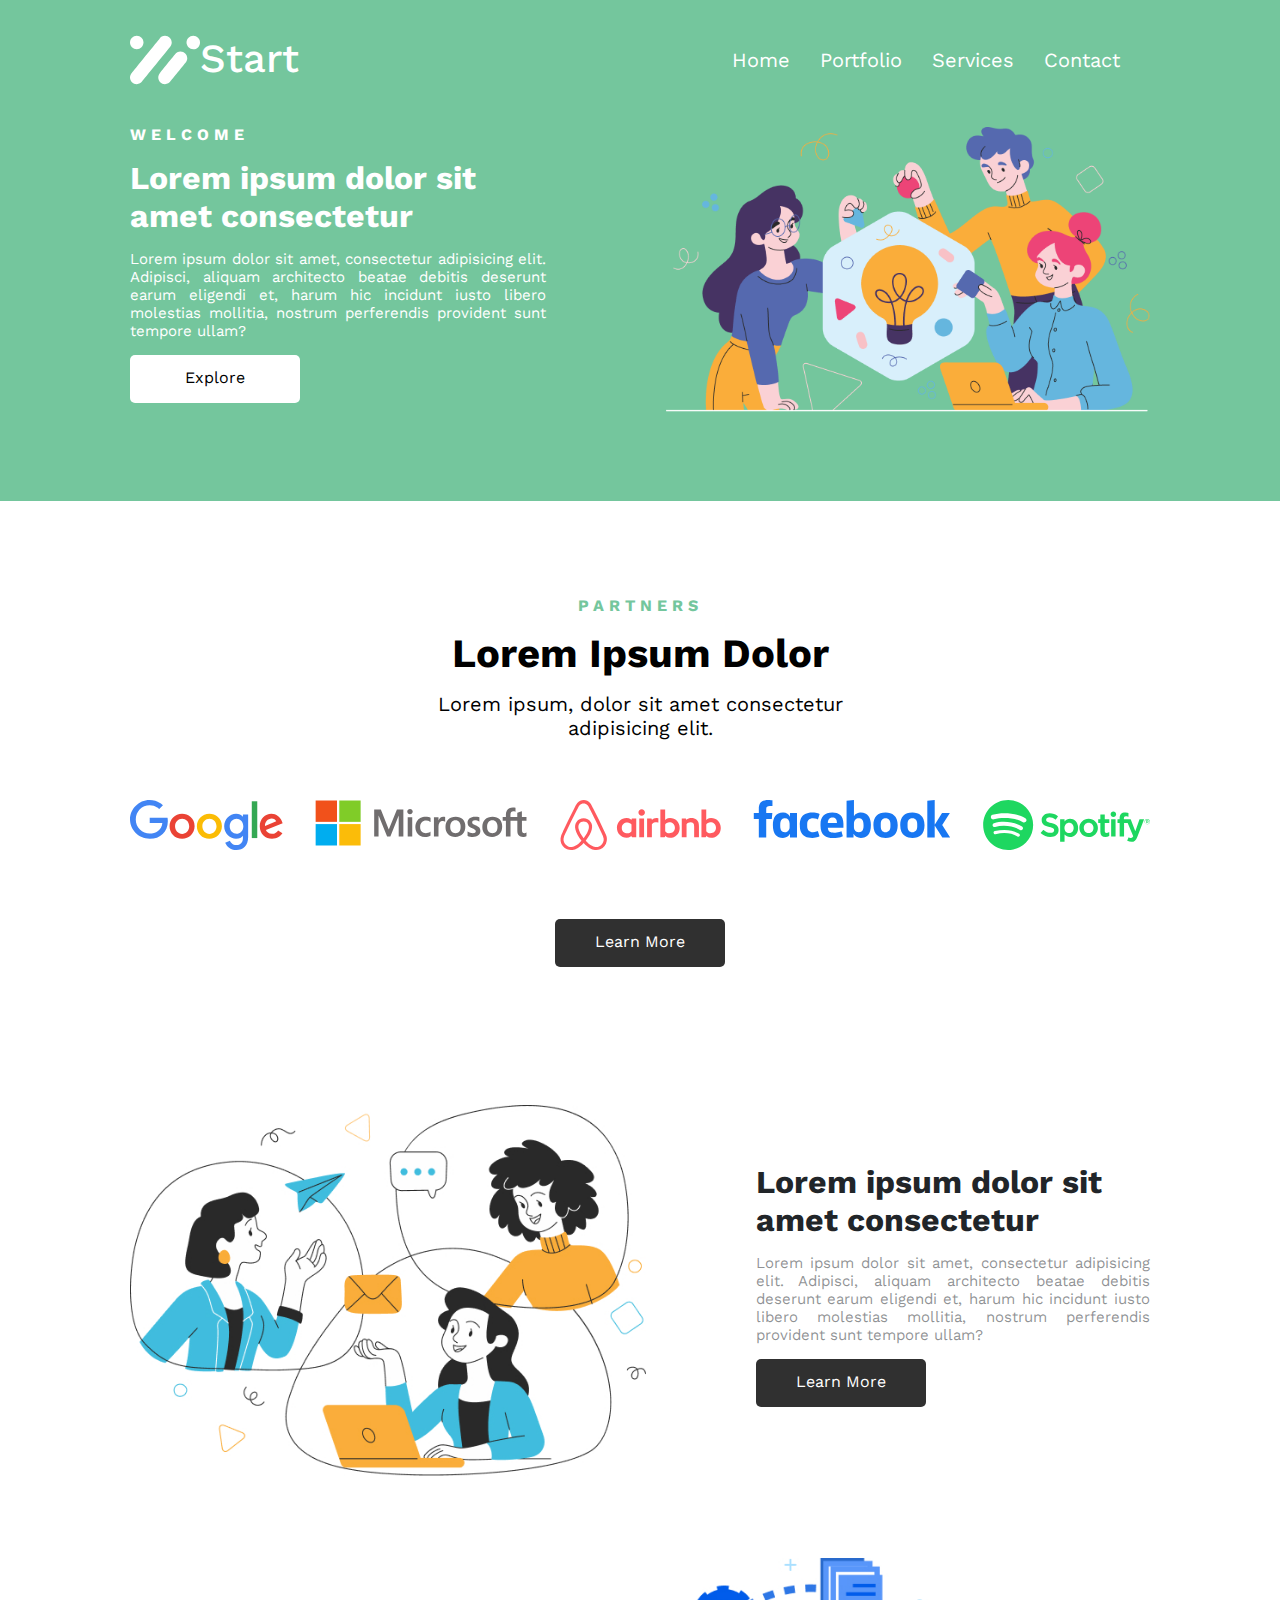
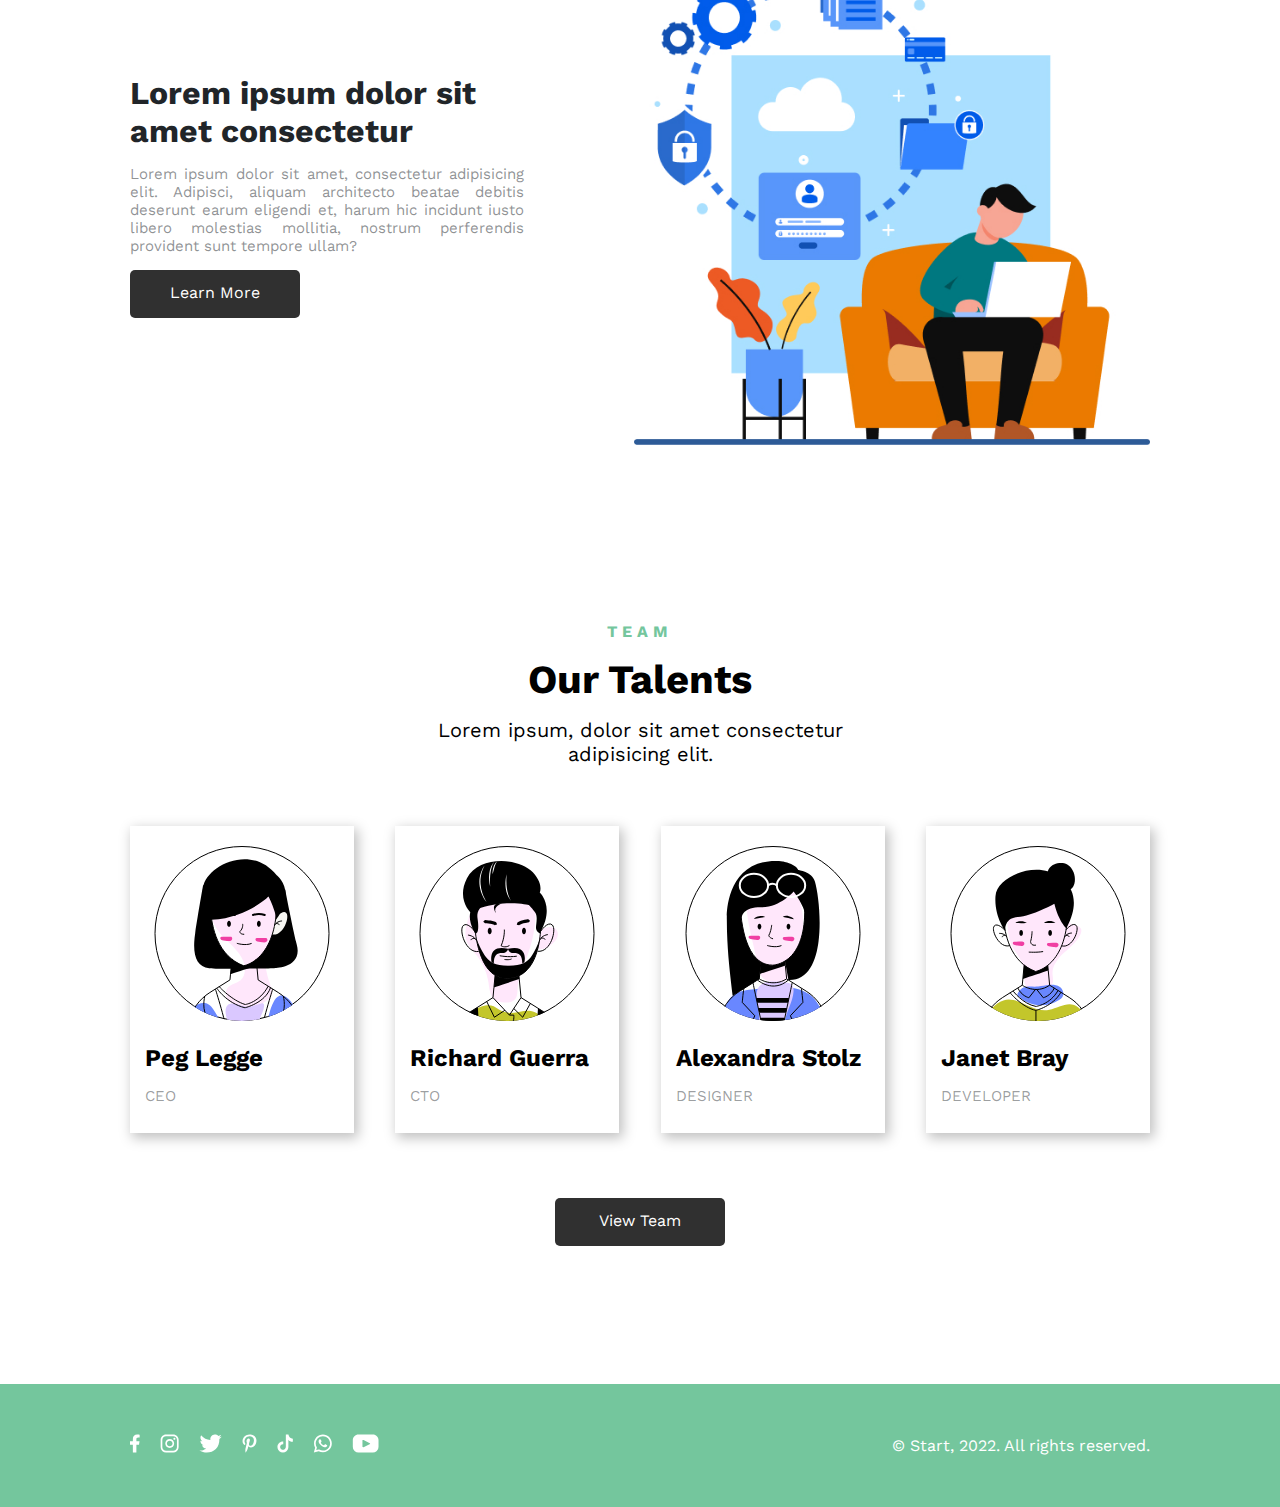
<file: index.html>
<!doctype html>
<html lang="en">
<head>
    <meta charset="UTF-8">
    <meta name="viewport"
          content="width=device-width, user-scalable=no, initial-scale=1.0, maximum-scale=1.0, minimum-scale=1.0">
    <meta http-equiv="X-UA-Compatible" content="ie=edge">
    <link rel="stylesheet" href="css/styles.css">
    <link rel="stylesheet" href="css/adaptive.css">
    <link rel="preconnect" href="https://fonts.googleapis.com">
    <link rel="preconnect" href="https://fonts.gstatic.com" crossorigin>
    <link href="https://fonts.googleapis.com/css2?family=Work+Sans&display=swap" rel="stylesheet">
    <title>Home</title>
</head>
<body>
<header>
    <div class="container">
        <nav class="header-links">

            <div class="header-logo">
                <img src="Images/logo.svg" alt="logo">
                <h2 style="margin: 0">Start</h2>
            </div>


            <ul class="links">
                <li><a href="index.html">Home</a></li>
                <li><a href="portfolio.html">Portfolio</a></li>
                <li><a href="services.html">Services</a></li>
                <li><a href="contact.html">Contact</a></li>
            </ul>
        </nav>

        <div class="main-info">
            <div class="welcome-header">
                <h3>WELCOME</h3>
                <h1>Lorem ipsum dolor sit amet consectetur</h1>
                <p>Lorem ipsum dolor sit amet, consectetur adipisicing elit.
                    Adipisci, aliquam architecto beatae debitis deserunt earum eligendi et, harum hic incidunt iusto libero
                    molestias mollitia, nostrum perferendis provident sunt tempore ullam?</p>
                <a class="btn" href="#">Explore</a>
            </div>

            <div class="image-header">
                <img src="Images/people-header.png" alt="people">
            </div>
        </div>

    </div>

</header>

<section class="partners">
    <div class="container">
        <div class="info-partners">
            <p>PARTNERS</p>
            <h1>Lorem Ipsum Dolor</h1>
            <p>Lorem ipsum, dolor sit amet consectetur adipisicing elit.</p>
        </div>

        <div class="images-partners">
            <ul>
                <li><a href="#"><img src="Images/google.svg" alt="logo-company"></a></li>
                <li><a href="#"><img src="Images/microsoft.svg" alt="logo-company"></a></li>
                <li><a href="#"><img src="Images/airbnb.svg" alt="logo-company"></a></li>
                <li><a href="#"><img src="Images/facebook.svg" alt="logo-company"></a></li>
                <li><a href="#"><img src="Images/spotify.svg" alt="logo-company"></a></li>
            </ul>

        </div>

        <a href="#" class="btn btn-learn" >Learn More</a>
    </div>
</section>

<section class="message-people">
    <div class="message-image">
        <img src="Images/message-people.jpg" alt="people">
    </div>

    <div class="welcome-header message-info">
        <h1 style="color: #212529">Lorem ipsum dolor sit amet consectetur</h1>
        <p style="color: #21252980">Lorem ipsum dolor sit amet, consectetur adipisicing elit.
            Adipisci, aliquam architecto beatae debitis deserunt earum eligendi et, harum hic incidunt iusto libero
            molestias mollitia, nostrum perferendis provident sunt tempore ullam?</p>
        <a class="btn" href="#">Learn More</a>
    </div>
</section>

<section class="logic-site">
    <div class="message-image">
        <img src="Images/man-logic.jpg" alt="man-logic">
    </div>

    <div class="welcome-header message-info">
        <h1 style="color: #212529">Lorem ipsum dolor sit amet consectetur</h1>
        <p style="color: #21252980">Lorem ipsum dolor sit amet, consectetur adipisicing elit.
            Adipisci, aliquam architecto beatae debitis deserunt earum eligendi et, harum hic incidunt iusto libero
            molestias mollitia, nostrum perferendis provident sunt tempore ullam?</p>
        <a class="btn" href="#">Learn More</a>
    </div>
</section>

<section class="team">
    <div class="container">
        <div class="info-partners">
            <p>TEAM</p>
            <h1>Our Talents</h1>
            <p>Lorem ipsum, dolor sit amet consectetur adipisicing elit.</p>
        </div>

        <div class="out-team">
            <div class="avatar">
                <img src="Images/avatar-1.svg" alt="avatar">
                <p>Peg Legge</p>
                <p>CEO</p>
            </div>
            <div class="avatar">
                <img src="Images/avatar-2.svg" alt="avatar">
                <p>Richard Guerra</p>
                <p>CTO</p>
            </div>
            <div class="avatar">
                <img src="Images/avatar-3.svg" alt="avatar">
                <p>Alexandra Stolz</p>
                <p>DESIGNER</p>
            </div>
            <div class="avatar">
                <img src="Images/avatar-4.svg" alt="avatar">
                <p>Janet Bray</p>
                <p>DEVELOPER</p>
            </div>
        </div>

        <a href="#" class="btn btn-learn" >View Team</a>
    </div>
</section>

<footer>
    <div class="container">
        <div class="footer-info">
            <div class="footer-images">
                <ul>
                    <li><a href="#"><img src="Images/facebook-footer.svg" alt="logo-company"></a></li>
                    <li><a href="#"><img src="Images/instagram-footer.svg" alt="logo-company"></a></li>
                    <li><a href="#"><img src="Images/twitter-footer.svg" alt="logo-company"></a></li>
                    <li><a href="#"><img src="Images/p-footer.svg" alt="logo-company"></a></li>
                    <li><a href="#"><img src="Images/tictok-footer.svg" alt="logo-company"></a></li>
                    <li><a href="#"><img src="Images/whatsup-footer.svg" alt="logo-company"></a></li>
                    <li><a href="#"><img src="Images/youtube-footer.svg" alt="logo-company"></a></li>
                </ul>
            </div>

            <div>
                <p>© Start, 2022. All rights reserved.</p>
            </div>
        </div>
    </div>

</footer>
</body>
</html>
</file>
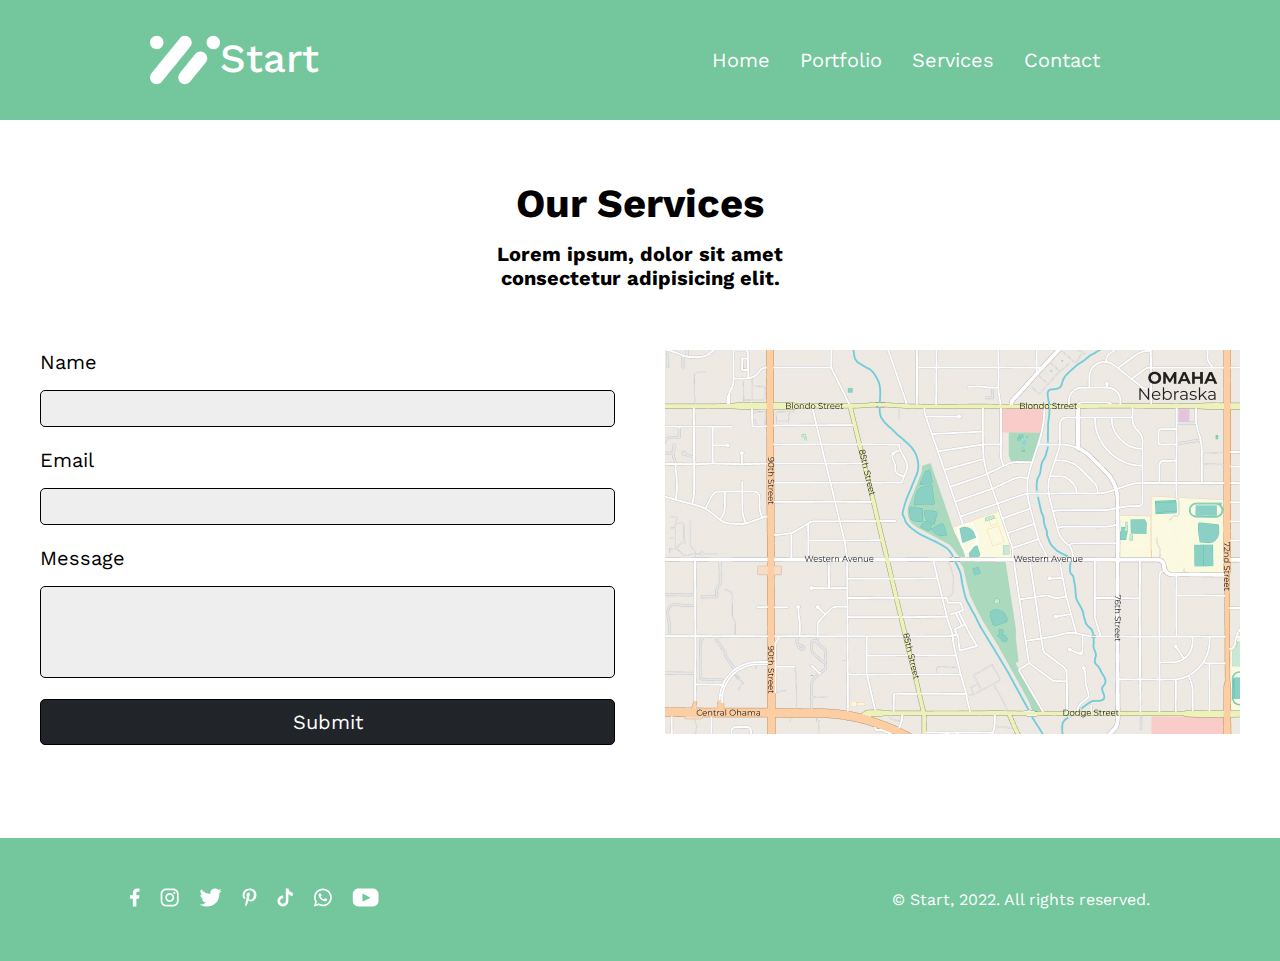
<file: contact.html>
<!doctype html>
<html lang="en">
<head>
    <meta charset="UTF-8">
    <meta name="viewport"
          content="width=device-width, user-scalable=no, initial-scale=1.0, maximum-scale=1.0, minimum-scale=1.0">
    <meta http-equiv="X-UA-Compatible" content="ie=edge">
    <link rel="stylesheet" href="css/styles.css">
    <link rel="stylesheet" href="css/adaptive.css">
    <link rel="stylesheet" href="css/contact.css">
    <link rel="preconnect" href="https://fonts.googleapis.com">
    <link rel="preconnect" href="https://fonts.gstatic.com" crossorigin>
    <link href="https://fonts.googleapis.com/css2?family=Work+Sans&display=swap" rel="stylesheet">
    <title>Contact Us</title>
</head>
<body>
<header>
    <div class="container">
        <nav class="header-links">

            <div class="header-logo">
                <img src="Images/logo.svg" alt="logo">
                <h2 style="margin: 0">Start</h2>
            </div>


            <ul class="links">
                <li><a href="index.html">Home</a></li>
                <li><a href="portfolio.html">Portfolio</a></li>
                <li><a href="services.html">Services</a></li>
                <li><a href="contact.html">Contact</a></li>
            </ul>
        </nav>


    </div>

</header>

<div class="container">
    <section class="contact-info">
        <div class="info-partners">
            <h1>Our Services</h1>
            <p>Lorem ipsum, dolor sit amet consectetur adipisicing elit.</p>
        </div>

        <div class="main-info-contact">
            <form action="#" class="form-service">
                <label>Name</label>
                <input type="text">
                <label>Email</label>
                <input type="text">
                <label>Message</label>
                <textarea></textarea>
                <button>Submit</button>
            </form>
            <div class="map">
                <img src="Images/map.jpg" alt="map">
            </div>
        </div>
    </section>

</div>

<footer>
    <div class="container">
        <div class="footer-info">
            <div class="footer-images">
                <ul>
                    <li><a href="#"><img src="Images/facebook-footer.svg" alt="logo-company"></a></li>
                    <li><a href="#"><img src="Images/instagram-footer.svg" alt="logo-company"></a></li>
                    <li><a href="#"><img src="Images/twitter-footer.svg" alt="logo-company"></a></li>
                    <li><a href="#"><img src="Images/p-footer.svg" alt="logo-company"></a></li>
                    <li><a href="#"><img src="Images/tictok-footer.svg" alt="logo-company"></a></li>
                    <li><a href="#"><img src="Images/whatsup-footer.svg" alt="logo-company"></a></li>
                    <li><a href="#"><img src="Images/youtube-footer.svg" alt="logo-company"></a></li>
                </ul>
            </div>

            <div>
                <p>© Start, 2022. All rights reserved.</p>
            </div>
        </div>
    </div>

</footer>


</body>
</html>
</file>
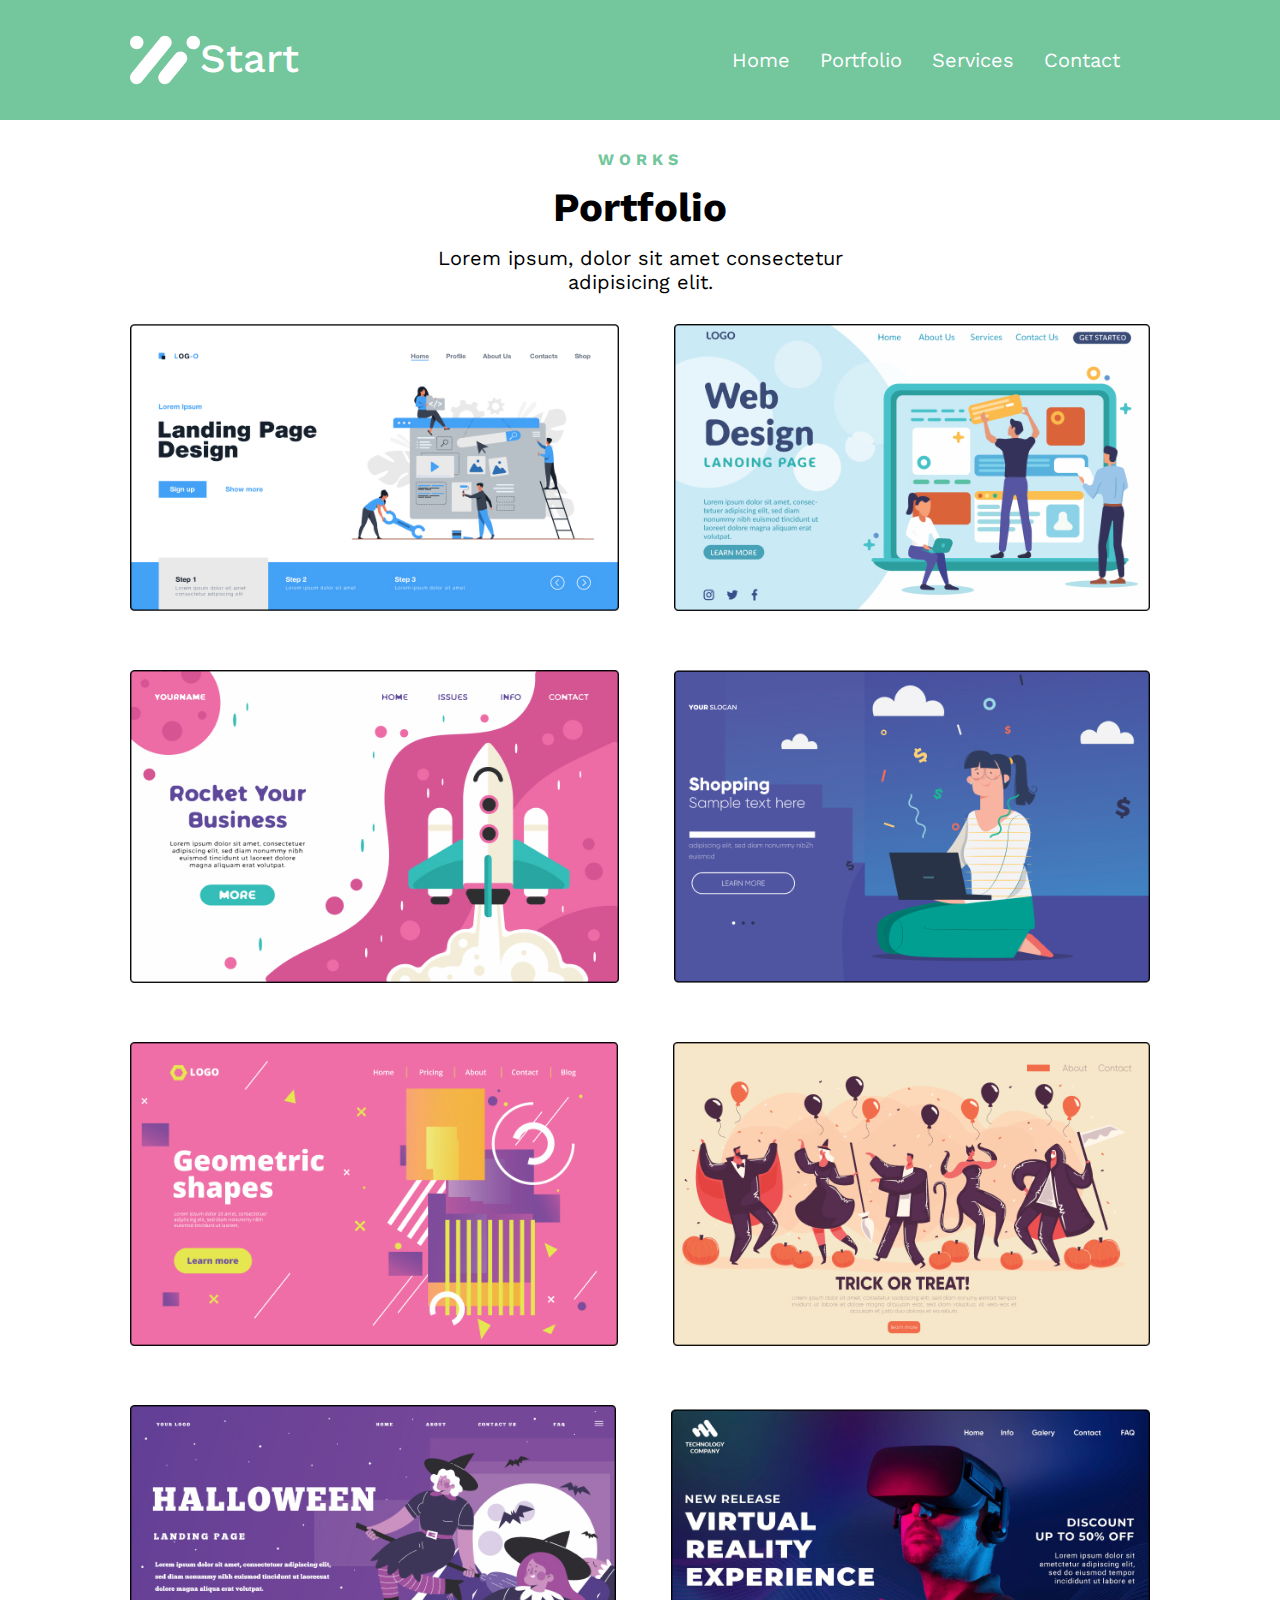
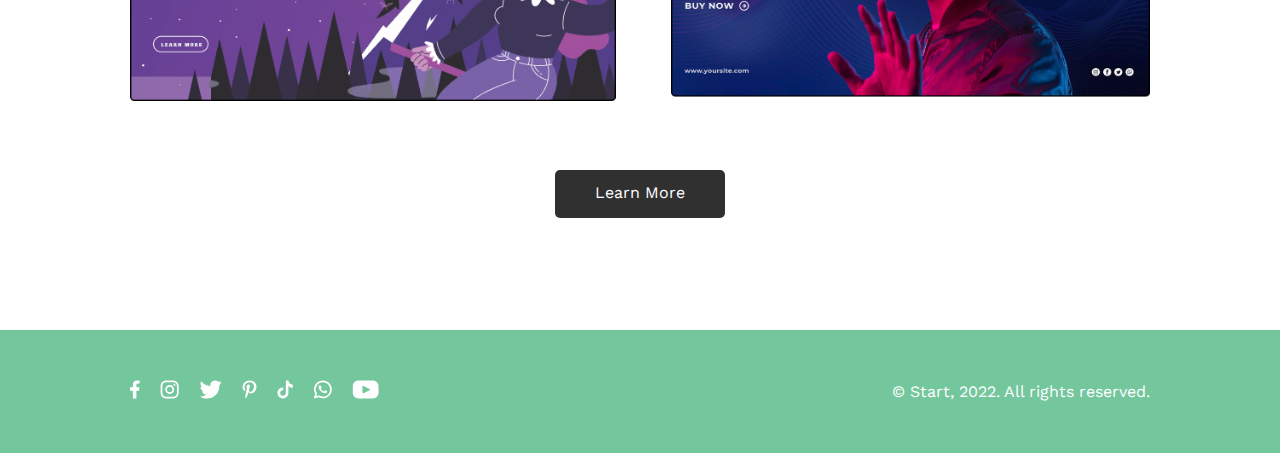
<file: portfolio.html>
<!doctype html>
<html lang="en">
<head>
    <meta charset="UTF-8">
    <meta name="viewport"
          content="width=device-width, user-scalable=no, initial-scale=1.0, maximum-scale=1.0, minimum-scale=1.0">
    <meta http-equiv="X-UA-Compatible" content="ie=edge">
    <link rel="stylesheet" href="css/styles.css">
    <link rel="stylesheet" href="css/adaptive.css">
    <link rel="stylesheet" href="css/portfolio.css">
    <link rel="preconnect" href="https://fonts.googleapis.com">
    <link rel="preconnect" href="https://fonts.gstatic.com" crossorigin>
    <link href="https://fonts.googleapis.com/css2?family=Work+Sans&display=swap" rel="stylesheet">
    <title>Portfolio</title>
</head>
<body>
<header>
    <div class="container">
        <nav class="header-links">

            <div class="header-logo">
                <img src="Images/logo.svg" alt="logo">
                <h2 style="margin: 0">Start</h2>
            </div>


            <ul class="links">
                <li><a href="index.html">Home</a></li>
                <li><a href="portfolio.html">Portfolio</a></li>
                <li><a href="services.html">Services</a></li>
                <li><a href="#">Contact</a></li>
            </ul>
        </nav>


    </div>

</header>

<section class="works">
    <div class="info-partners">
        <p>WORKS</p>
        <h1>Portfolio</h1>
        <p>Lorem ipsum, dolor sit amet consectetur adipisicing elit.</p>
    </div>

    <div class="works-portfolio">
        <ul>
            <li><a href="#"><img src="Images/work-1.jpg" alt="image"></a></li>
            <li><a href="#"><img src="Images/work-2.jpg" alt="image"></a></li>
        </ul>
        <ul>
            <li><a href="#"><img src="Images/work-3.jpg" alt="image"></a></li>
            <li><a href="#"><img src="Images/work-4.jpg" alt="image"></a></li>
        </ul>
        <ul>
            <li><a href="#"><img src="Images/work-5.jpg" alt="image"></a></li>
            <li><a href="#"><img src="Images/work-6.jpg" alt="image"></a></li>
        </ul>
        <ul>
            <li><a href="#"><img src="Images/work-7.jpg" alt="image"></a></li>
            <li><a href="#"><img src="Images/work-8.jpg" alt="image"></a></li>
        </ul>


    </div>
    <a href="#" class="btn btn-learn" >Learn More</a>
</section>

<footer>
    <div class="container">
        <div class="footer-info">
            <div class="footer-images">
                <ul>
                    <li><a href="#"><img src="Images/facebook-footer.svg" alt="logo-company"></a></li>
                    <li><a href="#"><img src="Images/instagram-footer.svg" alt="logo-company"></a></li>
                    <li><a href="#"><img src="Images/twitter-footer.svg" alt="logo-company"></a></li>
                    <li><a href="#"><img src="Images/p-footer.svg" alt="logo-company"></a></li>
                    <li><a href="#"><img src="Images/tictok-footer.svg" alt="logo-company"></a></li>
                    <li><a href="#"><img src="Images/whatsup-footer.svg" alt="logo-company"></a></li>
                    <li><a href="#"><img src="Images/youtube-footer.svg" alt="logo-company"></a></li>
                </ul>
            </div>

            <div>
                <p>© Start, 2022. All rights reserved.</p>
            </div>
        </div>
    </div>

</footer>

</body>
</html>
</file>
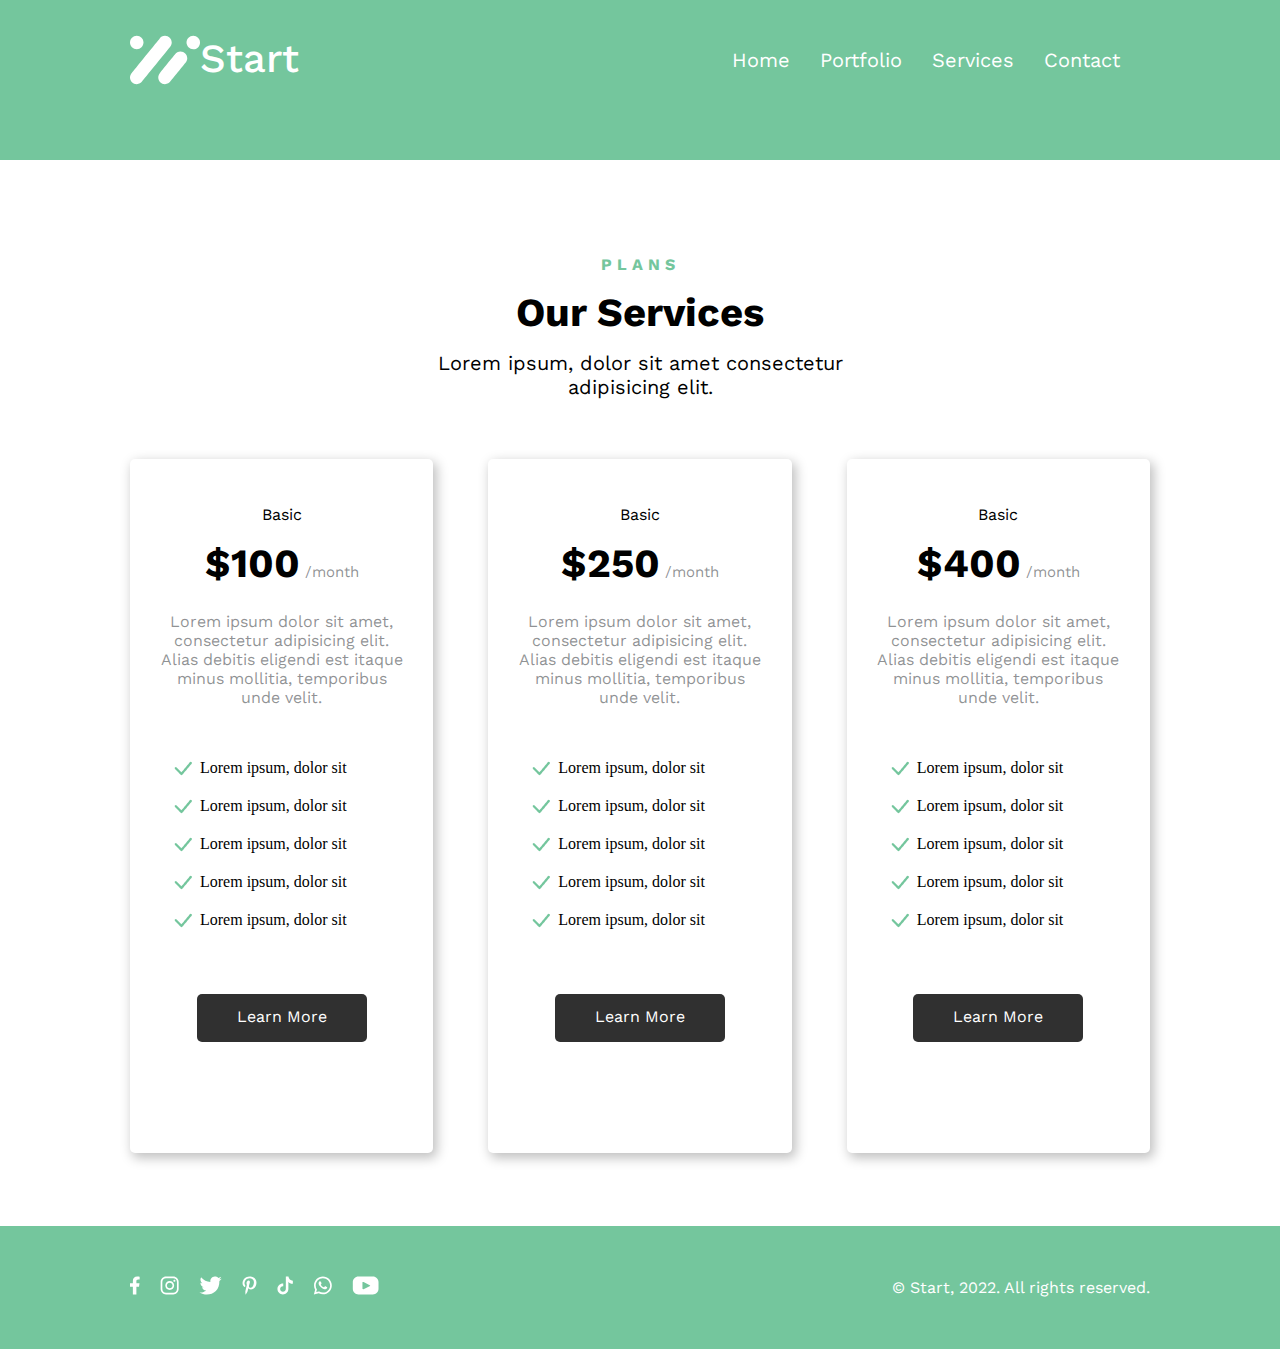
<file: services.html>
<!doctype html>
<html lang="en">
<head>
    <meta charset="UTF-8">
    <meta name="viewport"
          content="width=device-width, user-scalable=no, initial-scale=1.0, maximum-scale=1.0, minimum-scale=1.0">
    <meta http-equiv="X-UA-Compatible" content="ie=edge">
    <link rel="stylesheet" href="css/styles.css">
    <link rel="stylesheet" href="css/adaptive.css">
    <link rel="stylesheet" href="css/services.css">
    <link rel="preconnect" href="https://fonts.googleapis.com">
    <link rel="preconnect" href="https://fonts.gstatic.com" crossorigin>
    <link href="https://fonts.googleapis.com/css2?family=Work+Sans&display=swap" rel="stylesheet">
    <title>Services</title>
</head>
<body>
<header>
    <div class="container">
        <nav class="header-links">

            <div class="header-logo">
                <img src="Images/logo.svg" alt="logo">
                <h2 style="margin: 0">Start</h2>
            </div>


            <ul class="links">
                <li><a href="index.html">Home</a></li>
                <li><a href="portfolio.html">Portfolio</a></li>
                <li><a href="services.html">Services</a></li>
                <li><a href="contact.html">Contact</a></li>
            </ul>
        </nav>


    </div>

</header>

<section class="plans">
    <div class="info-partners">
        <p>PLANS</p>
        <h1>Our Services</h1>
        <p>Lorem ipsum, dolor sit amet consectetur adipisicing elit.</p>
    </div>

    <div class="our-services">
        <div class="service">
            <div class="price">
                <p>Basic</p>
                <p><b>$100</b> <span>/month</span></p>
                <p>Lorem ipsum dolor sit amet, consectetur adipisicing elit. Alias debitis eligendi est itaque minus
                    mollitia, temporibus unde velit.</p>
            </div>

            <div class="ul-list">
                <ul>
                    <li>Lorem ipsum, dolor sit</li>
                    <li>Lorem ipsum, dolor sit</li>
                    <li>Lorem ipsum, dolor sit</li>
                    <li>Lorem ipsum, dolor sit</li>
                    <li>Lorem ipsum, dolor sit</li>
                </ul>
            </div>
            <a href="#" class="btn btn-learn">Learn More</a>

        </div>
        <div class="service">
            <div class="price">
                <p>Basic</p>
                <p><b>$250</b> <span>/month</span></p>
                <p>Lorem ipsum dolor sit amet, consectetur adipisicing elit. Alias debitis eligendi est itaque minus
                    mollitia, temporibus unde velit.</p>
            </div>

            <div class="ul-list">
                <ul>
                    <li>Lorem ipsum, dolor sit</li>
                    <li>Lorem ipsum, dolor sit</li>
                    <li>Lorem ipsum, dolor sit</li>
                    <li>Lorem ipsum, dolor sit</li>
                    <li>Lorem ipsum, dolor sit</li>
                </ul>
            </div>
            <a href="#" class="btn btn-learn">Learn More</a>

        </div>
        <div class="service">
            <div class="price">
                <p>Basic</p>
                <p><b>$400</b> <span>/month</span></p>
                <p>Lorem ipsum dolor sit amet, consectetur adipisicing elit. Alias debitis eligendi est itaque minus
                    mollitia, temporibus unde velit.</p>
            </div>

            <div class="ul-list">
                <ul>
                    <li>Lorem ipsum, dolor sit</li>
                    <li>Lorem ipsum, dolor sit</li>
                    <li>Lorem ipsum, dolor sit</li>
                    <li>Lorem ipsum, dolor sit</li>
                    <li>Lorem ipsum, dolor sit</li>
                </ul>
            </div>
            <a href="#" class="btn btn-learn">Learn More</a>

        </div>
    </div>
</section>


<footer>
    <div class="container">
        <div class="footer-info">
            <div class="footer-images">
                <ul>
                    <li><a href="#"><img src="Images/facebook-footer.svg" alt="logo-company"></a></li>
                    <li><a href="#"><img src="Images/instagram-footer.svg" alt="logo-company"></a></li>
                    <li><a href="#"><img src="Images/twitter-footer.svg" alt="logo-company"></a></li>
                    <li><a href="#"><img src="Images/p-footer.svg" alt="logo-company"></a></li>
                    <li><a href="#"><img src="Images/tictok-footer.svg" alt="logo-company"></a></li>
                    <li><a href="#"><img src="Images/whatsup-footer.svg" alt="logo-company"></a></li>
                    <li><a href="#"><img src="Images/youtube-footer.svg" alt="logo-company"></a></li>
                </ul>
            </div>

            <div>
                <p>© Start, 2022. All rights reserved.</p>
            </div>
        </div>
    </div>

</footer>

</body>
</html>
</file>
<file: css/styles.css>
@import url('https://fonts.googleapis.com/css2?family=Work+Sans&display=swap');

* {
    margin: 0;
    padding: 0;
}

a, h1, h2, h3, p, label {
    font-family: 'Work Sans', sans-serif;
    color: white;
    margin-bottom: 15px;
}

.header-logo h2 {
    color: white;
    font-size: 40px;
    font-weight: 500;
    margin-left: 30px;
}

.links > li > a {
    text-decoration: none;
    color: white;
    margin-right: 30px;
    font-size: 20px;
}

.welcome-header {
    max-width: 416px;
}

.welcome-header h3 {
    letter-spacing: 5px;
    font-size: 16px;
}

.welcome-header p {
    text-align: justify;
    font-size: 15px;
}

.btn {
    text-align: center;
    width: 170px;
    line-height: 45px;
    height: 48px;
    display: block;
    background: white;
    border-radius: 5px;

    color: black;
    text-decoration: none;
}

.main-info {
    display: flex;
    justify-content: space-between;
}

.images-partners ul {
    display: flex;
    justify-content: space-between;
    list-style-type: none;
}

.btn-learn {
    background: #303030;
    color: white;
    margin: 65px auto !important;
    width: 170px !important;
}

.message-people and .logic-site > .welcome-header > h1,
.message-people and .logic-site > .welcome-header > p
{
    color: black;
}




.message-people > .welcome-header > a,
.logic-site > .welcome-header > a
{
    background: #303030;
    color: white;
}

.message-info{
    max-width: 470px;
    margin: 0!important;
}

.out-team{
    display: flex;
    justify-content: space-between;
}

.avatar{
    padding: 20px 39px;
    text-align: center;
    width: 279px;
    height: 300px;
    box-shadow: 3px 4px 12px 1px rgba(0, 0, 0, 0.25);
}

.avatar > p{
    text-align: start;
    color: black;
}

.avatar > p:first-of-type{
    font-weight: 700;
    font-size: 24px;
}

.avatar > p:last-of-type{
    font-size: 15px;
    color: #21252975;
}

.avatar img{
    margin-bottom: 19px;
}

footer{
    background: #74C69D;
    padding: 50px 130px;
}

.footer-images ul{
    display: flex;
    gap: 20px;
    text-decoration: none;
    list-style-type: none;
}

.footer-info{
    display: flex;
    align-items: center;
    justify-content: space-between;
}

.footer-info p{
    margin: 0;
}
</file>
<file: css/adaptive.css>
* {
    box-sizing: border-box;
}

body{
    margin: 0;
    padding: 0;
}

header{
    background: #74C69D;
    padding: 35px 130px 83px 130px;
}

section{
    padding: 35px 130px 73px 130px;
}

.header-links{
    margin-bottom: 40px;
    max-height: 50px;
    display: flex;
    justify-content: space-between;
    align-items: center;
}

.header-links > .links {
    display: flex;
}

.links > li{
    list-style-type: none;
}

.header-logo{
    display: flex;
}


.image-header img{
    width: 100%;
}

.image-header{
    margin: auto;
}

.images-partners > ul > li > img{
    width: 100%;
}



.info-partners > p,.info-partners > h1{
    color: black!important;
}

.info-partners {
    width: 411px;
    text-align: center;
    margin: 60px auto;
}

.info-partners > p:first-of-type{
    letter-spacing: 5px;
    color: #74C69D!important;
    font-weight: 700;
}

.info-partners > p:last-of-type{
    font-size: 20px;
}

.info-partners > h1{
    font-size: 40px;
}

.message-people, .logic-site{
    display: flex;
    justify-content: center;
    padding: 0px 130px!important;
    align-items: center;
    margin-bottom: 78px;
}

.logic-site{
    gap: 110px;
    flex-direction: row-reverse;
}

.logic-site > .message-image{
    margin: 0;
}

.message-image > img{
    width: 100%;
}

.message-people > .welcome-header,
.logic-site > .welcome-header
{
    width: 45% !important;
}

.message-image{
    margin-right: 110px;
}

@media screen and (min-width: 1300px){
    .container{
        max-width: 1440px;
        margin: 0 auto;
    }


}

@media screen and (min-width: 1100px) {
    .container{
        max-width: 1200px;
        margin: 0 auto;
    }


    .welcome-header{
        margin-right: 120px;
    }

    .avatar{
        padding: 20px 15px;
        text-align: center;
        width: 224px;
        height: 307px;
    }


}

@media screen and (max-width: 1100px) {
    .container{
        max-width: 1100px;
        margin: 0 auto;
    }

    .main-info{
        display: flex;
        flex-direction: column-reverse;
        justify-content: space-between;
        align-items: center;
    }

    .btn{
        margin: 20px 0;
        width: 40%;
    }


    .images-partners ul{
        padding: 0;
        display: flex;
        flex-direction: column;
        list-style-type: none;
        align-items: center;
        gap: 40px;
    }

    .message-people, .logic-site{
        display: flex;
        align-items: center;
        flex-direction: column;
        padding: 0px 30px!important;
    }

    .message-image > img{
        width: 100%;
    }

    .message-people > .welcome-header,
    .logic-site > .welcome-header
    {
        width: 100% !important;
    }

    .message-image{
        margin-right:0;
    }

    .out-team{
        gap: 50px;
        flex-wrap: wrap;
        justify-content: center;
    }

    .our-services {
        max-width: 1227px;
        display: flex;
        flex-direction: column;
        justify-content: center;
        align-items: center;
        gap: 55px;
    }

    .main-info-contact{
        justify-content: center;
        align-items: center;
        flex-direction: column-reverse;
    }
}

@media screen and (max-width: 900px) {
    .container{
        margin: 0 auto;
    }

    .header-links .links{
        display: none;
    }

    header{
        padding: 20px;

    }


    .welcome-header h1{
        font-size: 24px;
    }

    .btn{
        margin: 20px 0;
        width: 40%;
    }

    section{
        padding: 35px 55px 83px 55px;
    }

    .info-partners > h1{
        font-size: 24px;
    }

    .info-partners {
        width: auto;
        margin: 0 auto;
        margin-bottom: 55px;
    }

    .header-logo h2{
        font-size: 30px;
        margin-left: 15px;
    }

    .header-logo img{
        width: 30%;
    }

    .partners{
        padding-top: 0;
        padding-bottom: 0;
    }

    .footer-info{
        display: flex;
        align-items: center;
        flex-direction: column;
        gap: 20px;
    }

    footer{
        padding: 50px 20px;
    }

    .works-portfolio ul{
        flex-direction: column;
    }

    .works {
        padding: 0px 20px 47px 20px!important;
    }

    .info-partners{
        margin-top: 36px;
    }
}
</file>
<file: css/contact.css>
@media screen and (max-width: 800px) {
    header {
        padding: 5px !important;
    }

    .form-service{
        margin-top: 20px;
        width: 100%;
        display: flex;
        flex-direction: column;
        max-width: 575px;
    }

    .main-info-contact{
        padding: 45px 20px 60px 20px;
    }

    textarea {
        resize: none;
        padding: 60px 10px!important;
    }


}

@media screen and (min-width: 800px) {
    header {
        padding: 35px 130px 35px 130px !important;
    }

    .form-service{
        width: 100%;
        display: flex;
        flex-direction: column;
        max-width: 575px;
    }


    textarea {
        resize: none;
        padding: 30px 10px!important;
    }
}

.contact-info {
    padding: 0 0 93px 0!important;
}



.header-links{
    max-height: 50px;
    display: flex;
    justify-content: space-between;
    align-items: center;
    padding: 16px 20px;
    margin: 0;
}

.info-partners > p:first-of-type{
    color: black!important;
    letter-spacing: normal!important;
}



.form-service > label{
    color: black;
    margin-bottom:16px;
    font-size: 20px;
}

.form-service > input,
.form-service > textarea{
    padding: 10px 0;
    margin-bottom:21px;
    background: #EEE;
    border: 1px solid black;
    border-radius: 5px;
}

.form-service > button{
    padding: 10px 0;
    font-family: 'Work Sans', sans-serif;
    background: #212529;
    color: white;
    font-size:20px;
    border-radius: 5px;
    border: 1px solid black;
}

.main-info-contact{
    justify-content: space-between;
    display: flex;
}

.map > img{
    width: 100%;
}
</file>
<file: css/portfolio.css>
@media screen and (max-width: 800px) {
    header {
        padding: 5px !important;
    }
}

@media screen and (min-width: 800px) {
    header {
        padding: 35px 130px 35px 130px !important;
    }
}


.header-links {
    margin: 0 !important;
}

.info-partners {
    margin: 30px auto !important;
}

section {
    padding: 0px 130px 47px 130px !important;
}

.works-portfolio {
    display: flex;
    flex-wrap: wrap;
    max-width: 1190px;
    justify-content: center;
    margin: auto;
}

.works-portfolio ul {
    display: flex;
    list-style-type: none;
    align-items: center;
    gap: 55px;
    margin-bottom: 55px;
}

.works-portfolio ul > li > a > img {
    width: 100%;
}


.works-portfolio ul:last-of-type {
    margin: 0;
}
</file>
<file: css/services.css>
@media screen and (max-width: 800px) {
    header {
        padding: 5px !important;
    }

    section{
        padding: 35px 18px 68px 18px;
    }

    .header-links{
        max-height: 50px;
        display: flex;
        justify-content: space-between;
        align-items: center;
        padding: 16px 20px;
        margin: 0;
    }
}

@media screen and (min-width: 800px) {
    header {
        padding: 35px 130px 35px 130px !important;
    }
}

@media screen and (max-width: 1300px) {
    .our-services {
        margin: auto;
        max-width: 1227px;
        display: flex;
        gap: 55px;
    }
}

@media screen and (min-width: 1300px) {
    .our-services {
        margin: auto;
        max-width: 1227px;
        display: flex;
        gap: 105px;
    }
}



.service {
    box-shadow: 3px 4px 12px 1px rgba(0, 0, 0, 0.25);
    border-radius: 5px;
    max-width: 339px; /* mb % */
    padding: 46px 30px;
    width: 100%;
}

.price {
    text-align: center;
    margin-bottom: 52px;
}

.price p {
    color: black;
}

.price p:last-of-type {
    color: rgba(33, 37, 41, 0.5);
}

.price > p > b {
    font-size: 40px;
    line-height: 50px;
    font-weight: 700;
}

.price > p > span {
    font-size: 15px;
    color: rgba(33, 37, 41, 0.5);
    line-height: 50px;
}

.ul-list ul{
    list-style: none;
}

.ul-list > ul > li{
    padding-left: 30px;
    position: relative;
    margin: 10px 10px 20px 10px;
}

.ul-list > ul li:before{
    content: url("../Images/check-lg.png");
    position: absolute; top: -3px; left: 0;
    color: green;
}
</file>
